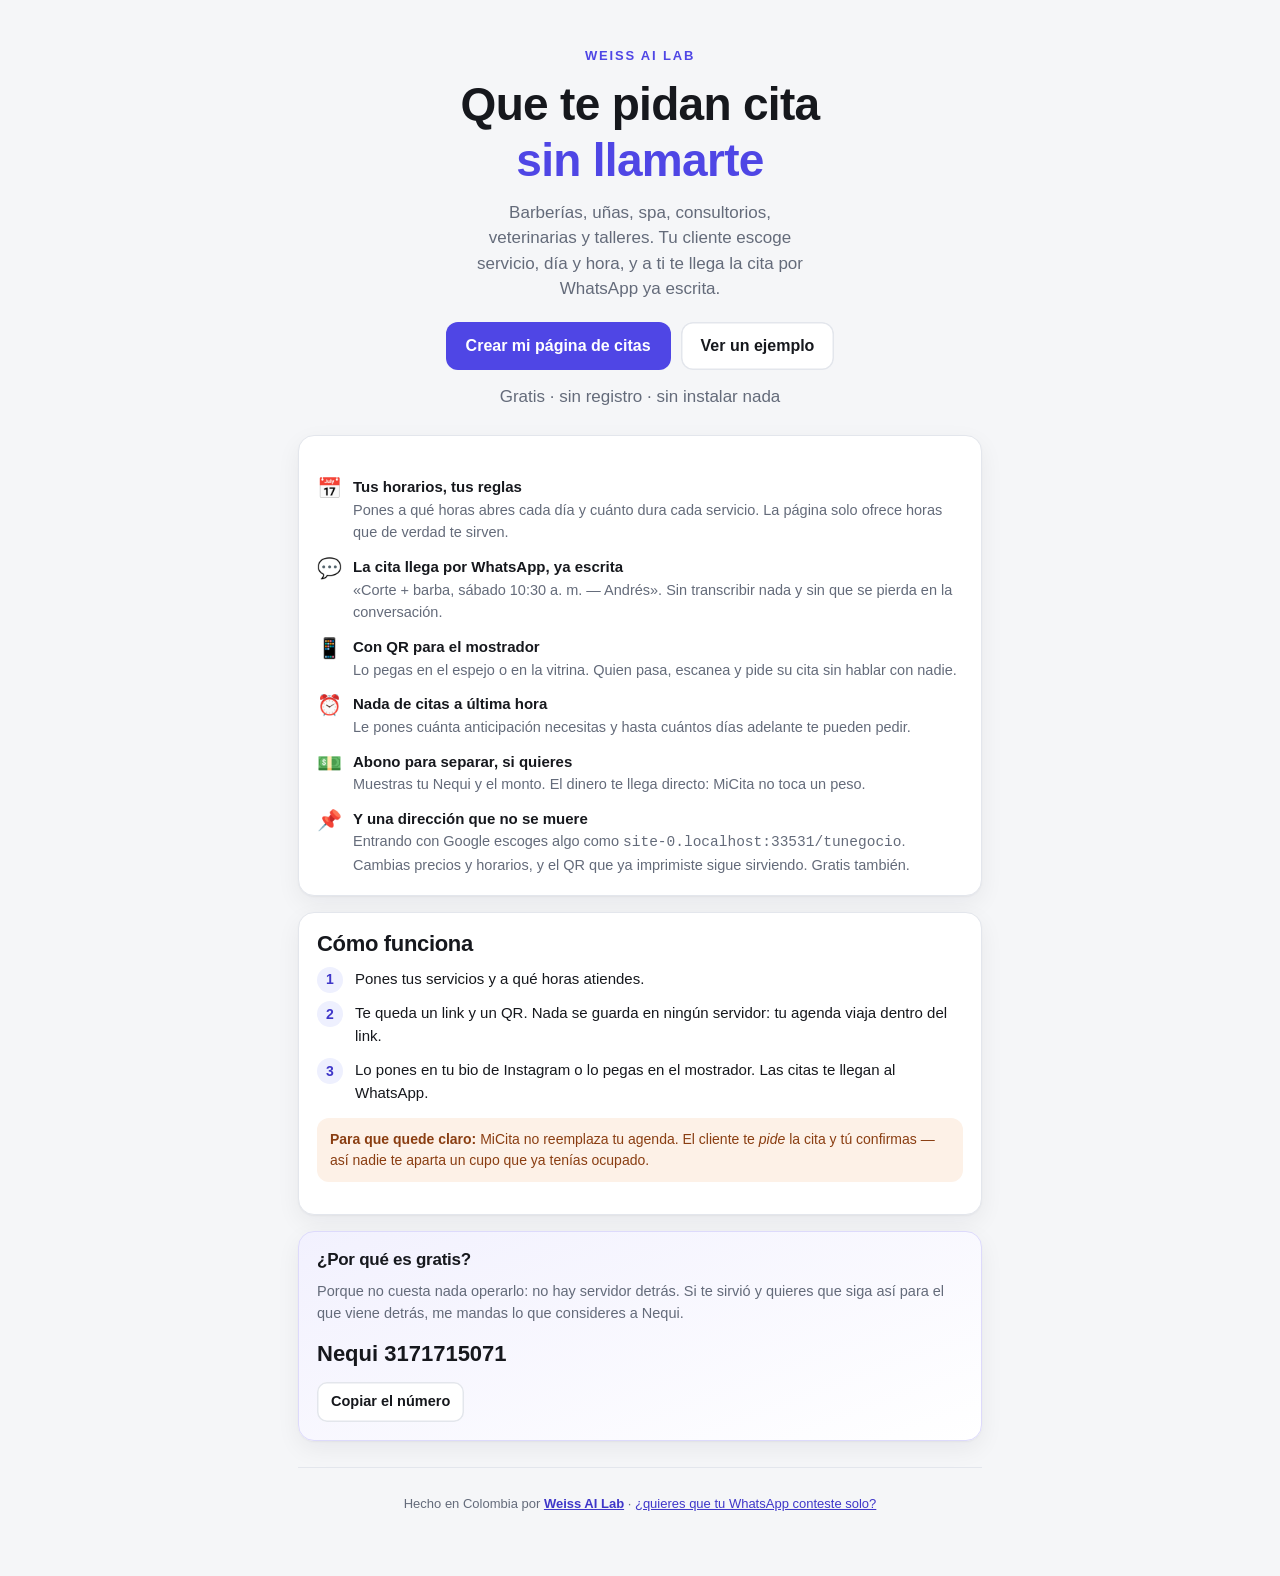
<file: index.html>
<!doctype html>
<html lang="es">
<head>
<meta charset="utf-8">
<meta name="viewport" content="width=device-width,initial-scale=1,viewport-fit=cover">
<title>MiCita — que te pidan cita sin llamarte, gratis</title>
<meta name="description" content="Arma la página de citas de tu negocio en 3 minutos. Tus clientes escogen servicio, día y hora, y a ti te llega la cita por WhatsApp ya escrita. Con QR para pegar en el mostrador. Gratis, sin registro.">
<meta name="theme-color" content="#4F46E5">
<!-- La agenda va en el fragmento (#), que nunca llega al servidor: la vista
     previa al compartir es siempre la misma. La escribimos para el caso real,
     que es un cliente recibiendo el link o escaneando el QR del mostrador. -->
<meta property="og:title" content="Pide tu cita aquí 📅">
<meta property="og:description" content="Escoge servicio, día y hora. Te toma 20 segundos y no tienes que llamar.">
<meta property="og:type" content="website">
<meta property="og:url" content="https://micita.weissailab.com/">
<meta property="og:image" content="https://micita.weissailab.com/og.png">
<meta property="og:image:width" content="1200">
<meta property="og:image:height" content="630">
<meta name="twitter:card" content="summary_large_image">
<link rel="icon" href="data:image/svg+xml,<svg xmlns='http://www.w3.org/2000/svg' viewBox='0 0 100 100'><text y='.9em' font-size='90'>📅</text></svg>">
<!-- Pages sirve con max-age=600: la versión evita que alguien que ya entró
     siga corriendo el código viejo. La sube sola el sincronizador del core
     (Activos/weiss-core/sincronizar.mjs en el repo del Lab); si tocas app.js
     o app.css a mano, súbela tú. Todas suben al mismo número a la vez para
     que nunca quede un core viejo con un app nuevo. -->
<link rel="stylesheet" href="core/core.css?v=5">
<link rel="stylesheet" href="app.css?v=5">
</head>
<body>
<div id="app"></div>
<script src="vendor/lz-string.min.js"></script>
<script src="vendor/qrcode.js"></script>
<script src="core/core.js?v=5"></script>
<script src="app.js?v=5"></script>
</body>
</html>
</file>
<file: core/core.css>
/* Weiss Core — el chasís de los productos libres.
   MiCarta, MiCita, Invita y lo que venga después.

   Estas 40 reglas eran byte-idénticas en MiCita y en Invita. Se sacaron de ahí
   sin tocar una declaración, y por eso mover el archivo NO cambia cómo se ve
   nada: se carga ANTES que app.css, así que cualquier regla del producto sigue
   ganando por orden, igual que antes.

   NO define colores. Consume estas variables, que cada producto define en su
   :root y son las que le dan su cara propia:

     --bg
     --linea
     --marca
     --marca-osc
     --papel
     --r
     --sans
     --sombra
     --suave
     --tinta

   Lo que se quedó afuera a propósito:
   - :root, .btn, .chip, .barra, .hero h1, .nequi, .linkbox, .marco, h1, h2 —
     mismo selector y distinto cuerpo en cada app. Son el tema, no el chasís.
   - .col2 y .col2 .lado — son idénticas, pero viven dentro de un @media y
     sacarlas exigiría mover el @media entero. No vale la pena todavía.

   La copia a cada repo la hace Activos/weiss-core/sincronizar.mjs. No se edita
   la copia: se edita este archivo. */

* { box-sizing: border-box; }

html, body {
  margin: 0;
  padding: 0;
  background: var(--bg);
  color: var(--tinta);
  font-family: var(--sans);
  font-size: 16px;
  line-height: 1.5;
  -webkit-text-size-adjust: 100%;
  overflow-wrap: break-word;
}

img { max-width: 100%; display: block; }

button, input, select, textarea { font: inherit; color: inherit; }

a { color: var(--marca-osc); }

.wrap { max-width: 720px; margin: 0 auto; padding: 20px 18px 64px; }

h3 { font-size: 17px; }

p { margin: 0 0 12px; }

.cs { color: var(--suave); font-size: 14.5px; }

.centro { text-align: center; }

.btn.plano { background: var(--tinta); }

.btn.wa { background: #1FA855; }

.btn.ancho { width: 100%; }

.btns { display: flex; flex-wrap: wrap; gap: 10px; }

.card {
  background: var(--papel);
  border: 1px solid var(--linea);
  border-radius: var(--r);
  padding: 18px;
  margin: 0 0 16px;
  box-shadow: var(--sombra);
}

.campo { margin: 0 0 14px; }

.campo label { display: block; font-size: 14px; font-weight: 600; margin: 0 0 6px; }

.campo .pista { display: block; font-weight: 400; color: var(--suave); font-size: 13px; margin-top: 2px; }

.campo input, .campo textarea, .campo select {
  width: 100%;
  min-height: 48px;
  padding: 11px 13px;
  border: 1.5px solid var(--linea);
  border-radius: 11px;
  background: #fff;
  outline: 0;
}

.campo input:focus, .campo textarea:focus, .campo select:focus { border-color: var(--marca); }

.fila { display: flex; gap: 10px; }

.fila > * { flex: 1; min-width: 0; }

.chips { display: flex; flex-wrap: wrap; gap: 8px; }

.aviso { border-radius: 12px; padding: 11px 13px; font-size: 14px; margin: 0 0 14px; }

.hero { padding: 26px 0 6px; text-align: center; }

.hero .kicker { font-size: 13px; letter-spacing: .14em; text-transform: uppercase; color: var(--marca); font-weight: 700; }

.hero .btns { justify-content: center; }

.puntos { list-style: none; margin: 22px 0 0; padding: 0; display: grid; gap: 12px; }

.puntos li { display: flex; gap: 11px; align-items: flex-start; font-size: 15px; }

.puntos .ic { font-size: 20px; line-height: 1.2; flex: 0 0 auto; }

.puntos b { display: block; }

.pasos { counter-reset: p; list-style: none; padding: 0; margin: 0; display: grid; gap: 12px; }

.pasos li { position: relative; padding-left: 38px; font-size: 15px; }

.pie { text-align: center; color: var(--suave); font-size: 13px; padding: 26px 0 0; border-top: 1px solid var(--linea); margin-top: 26px; }

.barra .marca { font-weight: 700; margin-right: auto; display: flex; align-items: center; gap: 7px; }

.barra .marca span { font-size: 19px; }

.quitar {
  flex: 0 0 auto; width: 38px; height: 38px; border-radius: 10px;
  border: 1.5px solid var(--linea); background: #fff; cursor: pointer; color: var(--suave);
}

.marco .pantalla { height: 620px; overflow-y: auto; overflow-x: hidden; background: #fff; position: relative; }

.toast {
  position: fixed; left: 50%; bottom: 22px; transform: translateX(-50%) translateY(10px);
  background: var(--tinta); color: #fff; padding: 12px 18px; border-radius: 999px;
  font-size: 14.5px; z-index: 90; opacity: 0; pointer-events: none; transition: all .22s ease;
  box-shadow: 0 8px 24px rgba(0, 0, 0, .2); max-width: 90vw; text-align: center;
}

.toast.ver { opacity: 1; transform: translateX(-50%) translateY(0); }
</file>
<file: app.css>
/* MiCita — página de citas para negocios pequeños. Weiss AI Lab.
   Dos mundos en una sola hoja:
   1) el laboratorio (landing + editor), sobrio y de sistema;
   2) la página del negocio (.neg), que es la que abre el cliente en el celular
      después de escanear el QR del mostrador.
   Los temas solo cambian el acento dentro de .neg.

   El chasís compartido (reset, .wrap, .card, .campo, .toast, .pie...) NO está
   aquí: vive en core/core.css, que se carga antes. Aquí queda lo que le da
   cara propia a MiCita — el :root con los colores, .btn, .chip, y todo el
   mundo de la página del negocio. Si algo de core.css estorba, se pisa desde
   aquí: este archivo carga después y gana. */

:root {
  --bg: #F5F6F8;
  --papel: #FFFFFF;
  --tinta: #16181D;
  --suave: #646B7A;
  --linea: #E3E6EC;
  --marca: #4F46E5;
  --marca-osc: #3F37C9;
  --ok: #0E9F6E;
  --alerta: #C2410C;
  --r: 16px;
  --sombra: 0 1px 2px rgba(16, 20, 30, .04), 0 8px 24px rgba(16, 20, 30, .06);
  --sans: -apple-system, BlinkMacSystemFont, "Segoe UI", Roboto, "Helvetica Neue", Arial, sans-serif;
}

.wrap.ancho { max-width: 1000px; }

h1, h2, h3 { line-height: 1.22; margin: 0 0 10px; font-weight: 700; letter-spacing: -.015em; }
h1 { font-size: 31px; }
h2 { font-size: 22px; }

/* ---------------- botones ---------------- */

.btn {
  display: inline-flex;
  align-items: center;
  justify-content: center;
  gap: 8px;
  min-height: 48px;
  padding: 0 20px;
  border: 0;
  border-radius: 12px;
  background: var(--marca);
  color: #fff;
  font-size: 16px;
  font-weight: 600;
  text-decoration: none;
  cursor: pointer;
  transition: transform .12s ease, filter .12s ease;
  -webkit-tap-highlight-color: transparent;
}
.btn:active { transform: scale(.98); }
.btn:hover { filter: brightness(1.08); }
.btn.ghost { background: #fff; color: var(--tinta); box-shadow: inset 0 0 0 1.5px var(--linea); }

.btn.chico { min-height: 40px; padding: 0 14px; font-size: 14.5px; border-radius: 10px; }

.btn[disabled] { opacity: .4; pointer-events: none; }

/* ---------------- tarjetas y campos ---------------- */

.campo textarea { min-height: 80px; resize: vertical; line-height: 1.45; }

.chip {
  border: 1.5px solid var(--linea);
  background: #fff;
  border-radius: 999px;
  padding: 9px 14px;
  font-size: 14.5px;
  cursor: pointer;
  display: inline-flex;
  align-items: center;
  gap: 6px;
  -webkit-tap-highlight-color: transparent;
}
.chip[aria-pressed="true"] { border-color: var(--marca); background: #EEF0FE; font-weight: 600; }

.temas { display: flex; flex-wrap: wrap; gap: 10px; }
.tema-op {
  width: 44px; height: 44px; border-radius: 12px;
  border: 2px solid transparent; cursor: pointer; padding: 0;
  box-shadow: inset 0 0 0 1px rgba(0, 0, 0, .06);
}
.tema-op[aria-pressed="true"] { border-color: var(--tinta); }

.aviso.ok { background: #E7F6EF; color: #0B5E42; }
.aviso.amb { background: #FDF1E7; color: #8A3E12; }

/* ---------------- landing ---------------- */

.hero h1 { font-size: 38px; margin: 10px 0 12px; }
.hero h1 em { font-style: normal; color: var(--marca); }
.hero p { font-size: 17px; color: var(--suave); max-width: 36ch; margin: 0 auto 20px; }

.pasos li::before {
  counter-increment: p; content: counter(p);
  position: absolute; left: 0; top: -1px;
  width: 26px; height: 26px; border-radius: 50%;
  background: #EEF0FE; color: var(--marca-osc);
  display: grid; place-items: center; font-size: 14px; font-weight: 700;
}

/* ---------------- editor ---------------- */

.barra {
  position: sticky; top: 0; z-index: 30;
  background: rgba(245, 246, 248, .93);
  backdrop-filter: blur(8px);
  border-bottom: 1px solid var(--linea);
  padding: 10px 18px;
  display: flex; align-items: center; gap: 10px;
}

.lista { display: grid; gap: 8px; margin: 0 0 10px; }
.lista .it { display: flex; gap: 8px; align-items: center; }
.lista .it input { min-height: 44px; }
.lista .it .nom { flex: 1 1 auto; min-width: 0; }
.lista .it .min { flex: 0 0 74px; }
.lista .it .pre { flex: 0 0 96px; }

.dia-fila { border-top: 1px solid var(--linea); padding: 10px 0; }
.dia-fila:first-child { border-top: 0; }
.dia-cab { display: flex; align-items: center; gap: 10px; }
.dia-cab .nom { font-weight: 600; flex: 1; }
.dia-cab .cerrado { color: var(--suave); font-size: 14px; }
.interruptor {
  position: relative; width: 44px; height: 26px; border-radius: 999px;
  border: 0; background: var(--linea); cursor: pointer; padding: 0; flex: 0 0 auto;
  transition: background .18s ease;
}
.interruptor::after {
  content: ''; position: absolute; top: 3px; left: 3px; width: 20px; height: 20px;
  border-radius: 50%; background: #fff; transition: transform .18s ease;
  box-shadow: 0 1px 3px rgba(0, 0, 0, .25);
}
.interruptor[aria-pressed="true"] { background: var(--marca); }
.interruptor[aria-pressed="true"]::after { transform: translateX(18px); }
.turnos { display: grid; gap: 8px; margin: 10px 0 0; padding-left: 54px; }
.turno { display: flex; gap: 8px; align-items: center; }
.turno input { min-height: 42px; flex: 1; min-width: 0; }
.turno .a { color: var(--suave); font-size: 14px; flex: 0 0 auto; }

.marco {
  border: 10px solid #16181D;
  border-radius: 34px;
  overflow: hidden;
  background: #000;
  max-width: 360px;
  margin: 0 auto;
  box-shadow: 0 18px 44px rgba(0, 0, 0, .22);
}

.linkbox {
  display: block; width: 100%; font-family: ui-monospace, SFMono-Regular, Menlo, monospace;
  font-size: 12.5px; background: #F1F3F7; border: 1px solid var(--linea);
  border-radius: 10px; padding: 10px; word-break: break-all; max-height: 96px; overflow: auto; color: var(--suave);
}

.qr-caja { text-align: center; }
.qr-caja canvas { margin: 0 auto 12px; border: 1px solid var(--linea); border-radius: 12px; padding: 8px; background: #fff; }

.nequi { background: linear-gradient(160deg, #F2F1FE, #fff); border-color: #DDDAFB; }
.nequi .num { font-size: 22px; font-weight: 700; margin: 8px 0 12px; }

/* =====================================================================
   LA PÁGINA DEL NEGOCIO
   ===================================================================== */

.neg {
  --ac: #4F46E5;
  --ac-suave: #EEF0FE;
  --ac-osc: #3F37C9;
  position: relative;
  min-height: 100%;
  background: #fff;
  color: var(--tinta);
  padding-bottom: 132px; /* deja aire para la barra fija de abajo */
}

.neg[data-tema="esmeralda"] { --ac: #0E9F6E; --ac-suave: #E6F6EF; --ac-osc: #0A7C55; }
.neg[data-tema="naranja"]   { --ac: #EA580C; --ac-suave: #FDEEE4; --ac-osc: #C2410C; }
.neg[data-tema="rosa"]      { --ac: #DB2777; --ac-suave: #FCE9F1; --ac-osc: #B01A5F; }
.neg[data-tema="negro"]     { --ac: #18181B; --ac-suave: #F1F1F2; --ac-osc: #000000; }

.neg-cab {
  background: linear-gradient(165deg, var(--ac-suave), #fff);
  padding: 28px 20px 22px;
  text-align: center;
  border-bottom: 1px solid var(--linea);
}
.neg-cab .rubro { font-size: 11.5px; letter-spacing: .18em; text-transform: uppercase; color: var(--ac-osc); font-weight: 700; }
.neg-cab h1 { font-size: 27px; margin: 8px 0 4px; }
.neg-cab .fr { color: var(--suave); font-size: 15px; margin: 0 auto; max-width: 32ch; }
.neg-cab .meta { display: flex; flex-wrap: wrap; gap: 8px; justify-content: center; margin-top: 14px; }
.neg-cab .meta a, .neg-cab .meta span {
  font-size: 13.5px; color: var(--suave); text-decoration: none;
  background: #fff; border: 1px solid var(--linea); border-radius: 999px; padding: 6px 12px;
}
.neg-cab .meta a { color: var(--ac-osc); font-weight: 600; }

.paso { padding: 20px; border-bottom: 1px solid var(--linea); }
.paso .num {
  display: inline-flex; align-items: center; justify-content: center;
  width: 22px; height: 22px; border-radius: 50%;
  background: var(--ac-suave); color: var(--ac-osc);
  font-size: 12.5px; font-weight: 700; margin-right: 8px;
}
.paso .tit { display: flex; align-items: center; font-size: 16px; font-weight: 700; margin-bottom: 14px; }
.paso .tit.lista-ok .num { background: var(--ac); color: #fff; }

.op {
  display: flex; align-items: center; gap: 12px; width: 100%;
  border: 1.5px solid var(--linea); background: #fff;
  border-radius: 13px; padding: 13px 14px; margin-bottom: 8px;
  cursor: pointer; text-align: left;
  -webkit-tap-highlight-color: transparent;
  transition: border-color .12s ease, background .12s ease;
}
.op:last-child { margin-bottom: 0; }
.op[aria-pressed="true"] { border-color: var(--ac); background: var(--ac-suave); }
.op .cuerpo { flex: 1; min-width: 0; }
.op .n { font-weight: 600; }
.op .d { font-size: 13.5px; color: var(--suave); }
.op .p { font-weight: 700; color: var(--ac-osc); white-space: nowrap; }
.op .tick {
  width: 22px; height: 22px; border-radius: 50%; flex: 0 0 auto;
  border: 1.5px solid var(--linea); display: grid; place-items: center;
  color: #fff; font-size: 13px;
}
.op[aria-pressed="true"] .tick { background: var(--ac); border-color: var(--ac); }

.dias { display: flex; gap: 8px; overflow-x: auto; padding: 2px 0 8px; scrollbar-width: none; }
.dias::-webkit-scrollbar { display: none; }
.dia {
  flex: 0 0 auto; width: 68px; padding: 10px 4px; border-radius: 13px;
  border: 1.5px solid var(--linea); background: #fff; cursor: pointer; text-align: center;
  -webkit-tap-highlight-color: transparent;
}
.dia[aria-pressed="true"] { border-color: var(--ac); background: var(--ac); color: #fff; }
.dia .sem { font-size: 11.5px; text-transform: uppercase; letter-spacing: .06em; opacity: .75; }
.dia .num { font-size: 21px; font-weight: 700; line-height: 1.15; }
.dia .mes { font-size: 11.5px; opacity: .75; }

.horas { display: grid; grid-template-columns: repeat(auto-fill, minmax(84px, 1fr)); gap: 8px; }
.hora {
  padding: 12px 4px; border-radius: 11px; border: 1.5px solid var(--linea);
  background: #fff; cursor: pointer; font-size: 14.5px; font-weight: 600;
  font-variant-numeric: tabular-nums;
  -webkit-tap-highlight-color: transparent;
}
.hora[aria-pressed="true"] { border-color: var(--ac); background: var(--ac); color: #fff; }

.vacio { color: var(--suave); font-size: 14.5px; background: #F7F8FA; border-radius: 12px; padding: 14px; }

.abono { background: var(--ac-suave); border-radius: 13px; padding: 14px; }
.abono .m { font-size: 20px; font-weight: 700; color: var(--ac-osc); }

.nota-neg { font-size: 14.5px; color: var(--suave); white-space: pre-line; }

.barra-fin {
  position: fixed; left: 0; right: 0; bottom: 0; z-index: 40;
  background: rgba(255, 255, 255, .96);
  backdrop-filter: blur(10px);
  border-top: 1px solid var(--linea);
  padding: 12px 16px calc(12px + env(safe-area-inset-bottom));
  box-shadow: 0 -6px 24px rgba(16, 20, 30, .08);
}
.barra-fin .resumen { font-size: 13.5px; color: var(--suave); margin-bottom: 8px; text-align: center; min-height: 20px; }
.barra-fin .resumen b { color: var(--tinta); }
.barra-fin .btn { width: 100%; background: var(--ac); }

/* Dentro del marco del editor la barra no puede ser fija a la ventana. */
.previa-envoltorio .barra-fin { position: sticky; bottom: 0; }

.hecho { padding: 20px; text-align: center; }
.hecho .ok { font-size: 34px; }
.hecho h3 { margin: 6px 0 6px; }

.creditos-neg { text-align: center; padding: 20px; font-size: 12.5px; color: var(--suave); }
.creditos-neg a { color: var(--ac-osc); text-decoration: none; font-weight: 600; }

@media (min-width: 760px) {
  .col2 { display: grid; grid-template-columns: 1fr 380px; gap: 26px; align-items: start; }
  .col2 .lado { position: sticky; top: 74px; }
  .hero h1 { font-size: 46px; }
}
</file>
